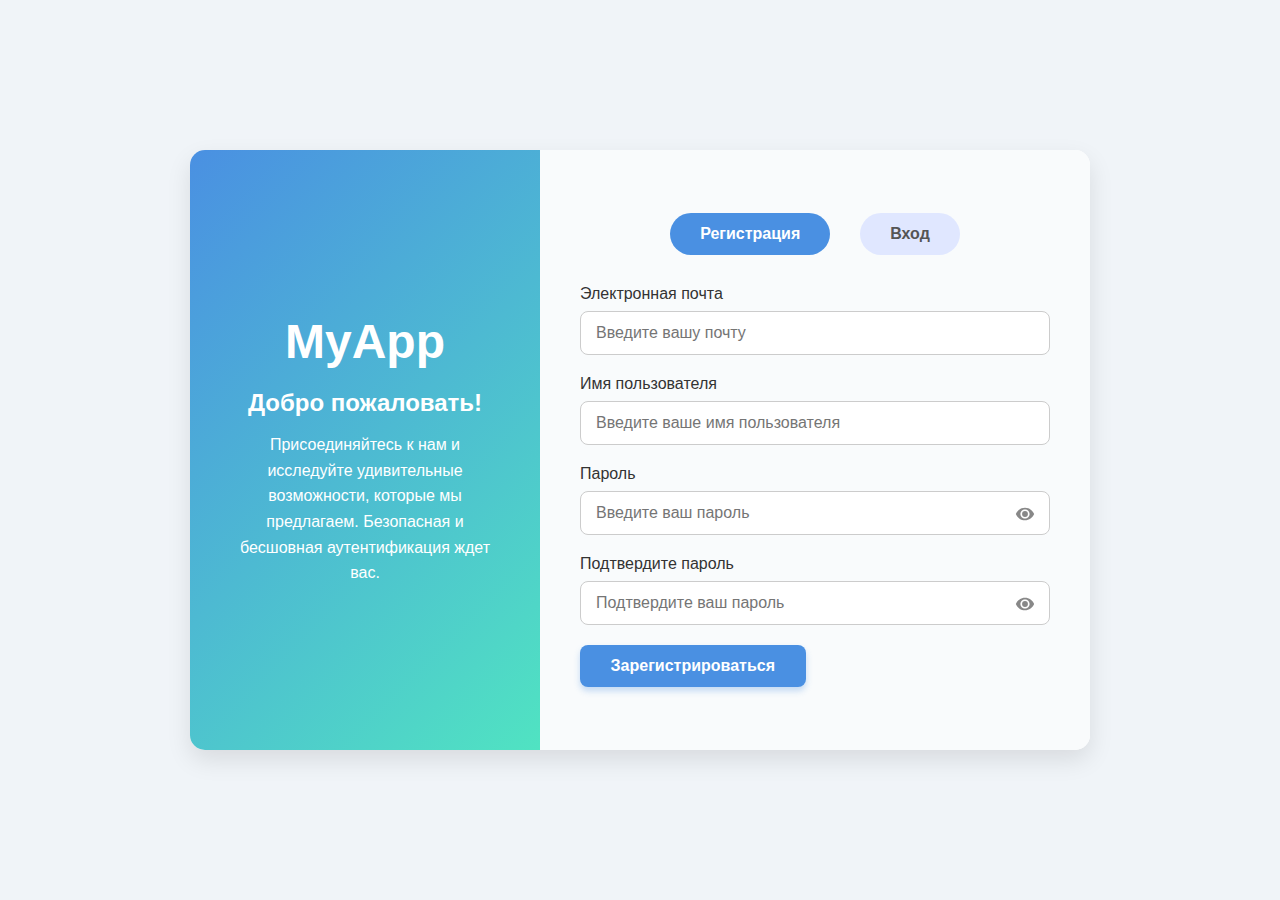
<file: auth/index.html>
<!DOCTYPE html>
<html lang="ru">
<head>
    <meta charset="UTF-8">
    <meta name="viewport" content="width=device-width, initial-scale=1.0">
    <title>Система Аутентификации</title>
    <style>
        /* Базовый сброс */
        * {
            box-sizing: border-box;
            margin: 0;
            padding: 0;
        }

        body {
            font-family: 'Segoe UI', Tahoma, Geneva, Verdana, sans-serif;
            background-color: #f0f4f8;
            display: flex;
            justify-content: center;
            align-items: center;
            height: 100vh;
            overflow: hidden;
        }

        /* Стили обертки */
        .wrapper {
            background: #ffffff;
            border-radius: 15px;
            box-shadow: 0 10px 25px rgba(0, 0, 0, 0.1);
            display: flex;
            width: 900px;
            height: 600px;
            overflow: hidden;
        }

        /* Стили боковой панели */
        .sidebar {
            background: linear-gradient(135deg, #4a90e2, #50e3c2);
            width: 350px;
            padding: 40px;
            color: white;
            text-align: center;
            display: flex;
            flex-direction: column;
            justify-content: center;
        }

        .sidebar h1 {
            font-size: 48px;
            margin-bottom: 20px;
        }

        .sidebar h2 {
            font-size: 24px;
            margin-bottom: 15px;
        }

        .sidebar p {
            font-size: 16px;
            line-height: 1.6;
        }

        /* Стили контейнера формы */
        .form-container {
            flex-grow: 1;
            padding: 60px 40px;
            display: flex;
            flex-direction: column;
            justify-content: center;
            position: relative;
            background-color: #f9fbfc;
            overflow: hidden;
        }

        .tabs {
            display: flex;
            justify-content: center;
            margin-bottom: 30px;
            position: relative;
        }

        .tab {
            cursor: pointer;
            padding: 12px 30px;
            border-radius: 25px;
            font-weight: bold;
            margin: 0 15px;
            color: #555;
            background-color: #e0e7ff;
            transition: background-color 0.3s, color 0.3s;
            position: relative;
            z-index: 2;
            user-select: none;
        }

        .tab.active {
            background-color: #4a90e2;
            color: white;
        }

        .form-group {
            width: 100%;
            margin-bottom: 20px;
            position: relative;
        }

        .form-group label {
            display: block;
            margin-bottom: 8px;
            color: #333;
            font-weight: 500;
        }

        .form-group input {
            width: 100%;
            padding: 12px 40px 12px 15px;
            border: 1px solid #ccc;
            border-radius: 8px;
            font-size: 16px;
            transition: border-color 0.3s, box-shadow 0.3s;
        }

        .form-group input:focus {
            border-color: #4a90e2;
            outline: none;
            box-shadow: 0 0 8px rgba(74, 144, 226, 0.3);
        }

        /* Стили иконки глазика */
        .toggle-password {
            position: absolute;
            top: 70%;
            right: 15px;
            transform: translateY(-50%);
            cursor: pointer;
            width: 20px;
            height: 20px;
            fill: #888;
            transition: fill 0.3s, transform 0.3s;
            pointer-events: all;
        }

        .toggle-password:hover {
            fill: #4a90e2;
            transform: translateY(-50%) scale(1.1);
        }

        /* Стили группы кнопок */
        .btn-group {
            display: flex;
            justify-content: space-between;
            width: 100%;
            margin-top: 10px;
        }

        .btn {
            background-color: #4a90e2;
            color: #fff;
            padding: 12px 0;
            border: none;
            border-radius: 8px;
            cursor: pointer;
            width: 48%;
            font-size: 16px;
            font-weight: bold;
            transition: background-color 0.3s, transform 0.3s, box-shadow 0.3s;
            box-shadow: 0 4px 6px rgba(74, 144, 226, 0.3);
        }

        .btn:hover {
            background-color: #357ab8;
            transform: translateY(-2px);
            box-shadow: 0 6px 8px rgba(53, 122, 184, 0.3);
        }

        /* Стили ссылки сброса пароля */
        .reset-link {
            color: #4a90e2;
            text-decoration: none;
            cursor: pointer;
            font-size: 14px;
            margin-top: 15px;
            transition: color 0.3s;
        }

        .reset-link:hover {
            color: #357ab8;
        }

        /* Стили сообщений об ошибках */
        .error {
            color: #e74c3c;
            font-size: 14px;
            margin-bottom: 15px;
            display: none;
        }

        /* Показ активной формы без анимации */
        #register-form, #login-form {
            display: none;
        }

        #register-form.active, #login-form.active {
            display: block;
        }
    </style>
</head>
<body>
    <div class="wrapper">
        <!-- Боковая панель -->
        <div class="sidebar">
            <h1>MyApp</h1>
            <h2>Добро пожаловать!</h2>
            <p>Присоединяйтесь к нам и исследуйте удивительные возможности, которые мы предлагаем. Безопасная и бесшовная аутентификация ждет вас.</p>
        </div>

        <!-- Контейнер формы -->
        <div class="form-container">
            <!-- Вкладки -->
            <div class="tabs">
                <div id="register-tab" class="tab active" onclick="showForm('register')">Регистрация</div>
                <div id="login-tab" class="tab" onclick="showForm('login')">Вход</div>
            </div>

            <!-- Форма регистрации -->
            <div id="register-form" class="active">
                <div id="error-message" class="error"></div>
                <div class="form-group">
                    <label for="email">Электронная почта</label>
                    <input type="email" id="email" placeholder="Введите вашу почту">
                </div>
                <div class="form-group">
                    <label for="username">Имя пользователя</label>
                    <input type="text" id="username" placeholder="Введите ваше имя пользователя">
                </div>
                <div class="form-group">
                    <label for="password">Пароль</label>
                    <input type="password" id="password" placeholder="Введите ваш пароль">
                    <!-- Иконка глазика -->
                    <svg class="toggle-password" onclick="togglePassword('password')" viewBox="0 0 24 24">
                        <path id="eye-icon-password" d="M12 4.5C7 4.5 2.73 7.61 1 12c1.73 4.39 6 7.5 11 7.5s9.27-3.11 11-7.5c-1.73-4.39-6-7.5-11-7.5zm0 13c-3.04 0-5.5-2.46-5.5-5.5S8.96 6.5 12 6.5s5.5 2.46 5.5 5.5-2.46 5.5-5.5 5.5zm0-9a3.5 3.5 0 100 7 3.5 3.5 0 000-7z"/>
                    </svg>
                </div>
                <div class="form-group">
                    <label for="confirm-password">Подтвердите пароль</label>
                    <input type="password" id="confirm-password" placeholder="Подтвердите ваш пароль">
                    <!-- Иконка глазика -->
                    <svg class="toggle-password" onclick="togglePassword('confirm-password')" viewBox="0 0 24 24">
                        <path id="eye-icon-confirm-password" d="M12 4.5C7 4.5 2.73 7.61 1 12c1.73 4.39 6 7.5 11 7.5s9.27-3.11 11-7.5c-1.73-4.39-6-7.5-11-7.5zm0 13c-3.04 0-5.5-2.46-5.5-5.5S8.96 6.5 12 6.5s5.5 2.46 5.5 5.5-2.46 5.5-5.5 5.5zm0-9a3.5 3.5 0 100 7 3.5 3.5 0 000-7z"/>
                    </svg>
                </div>
                <div class="btn-group">
                    <button type="button" class="btn" onclick="register()">Зарегистрироваться</button>
                </div>
            </div>

            <!-- Форма входа -->
            <div id="login-form">
                <div id="error-message-login" class="error"></div>
                <div class="form-group">
                    <label for="login-username">Электронная почта/Имя пользователя</label>
                    <input type="text" id="login-username" placeholder="Введите вашу почту или имя пользователя">
                </div>
                <div class="form-group">
                    <label for="login-password">Пароль</label>
                    <input type="password" id="login-password" placeholder="Введите ваш пароль">
                    <!-- Иконка глазика -->
                    <svg class="toggle-password" onclick="togglePassword('login-password')" viewBox="0 0 24 24">
                        <path id="eye-icon-login-password" d="M12 4.5C7 4.5 2.73 7.61 1 12c1.73 4.39 6 7.5 11 7.5s9.27-3.11 11-7.5c-1.73-4.39-6-7.5-11-7.5zm0 13c-3.04 0-5.5-2.46-5.5-5.5S8.96 6.5 12 6.5s5.5 2.46 5.5 5.5-2.46 5.5-5.5 5.5zm0-9a3.5 3.5 0 100 7 3.5 3.5 0 000-7z"/>
                    </svg>
                </div>
                <div class="btn-group">
                    <button type="button" class="btn" onclick="login()">Войти</button>
                </div>
                <div class="reset-link" onclick="alert('Функция сброса пароля скоро будет доступна!')">Забыли пароль?</div>
            </div>
        </div>
    </div>

    <script>
        // Функция для загрузки аккаунтов из localStorage
        function loadAccounts() {
            const storedAccounts = localStorage.getItem('accounts');
            return storedAccounts ? JSON.parse(storedAccounts) : {};
        }

        // Функция для сохранения аккаунтов в localStorage
        function saveAccounts(accounts) {
            localStorage.setItem('accounts', JSON.stringify(accounts));
        }

        // Функция для отображения выбранной формы
        function showForm(form) {
            const registerTab = document.getElementById('register-tab');
            const loginTab = document.getElementById('login-tab');
            const registerForm = document.getElementById('register-form');
            const loginForm = document.getElementById('login-form');

            if (form === 'register') {
                registerTab.classList.add('active');
                loginTab.classList.remove('active');
                registerForm.classList.add('active');
                loginForm.classList.remove('active');
            } else {
                registerTab.classList.remove('active');
                loginTab.classList.add('active');
                loginForm.classList.add('active');
                registerForm.classList.remove('active');
            }
        }

        // Функция для регистрации нового пользователя
        function register() {
            const email = document.getElementById('email').value.trim();
            const username = document.getElementById('username').value.trim();
            const password = document.getElementById('password').value;
            const confirmPassword = document.getElementById('confirm-password').value;

            const errorMessage = document.getElementById('error-message');

            // Простейшая проверка email
            const emailRegex = /^[^\s@]+@[^\s@]+\.[^\s@]+$/;

            if (!email || !username || !password || !confirmPassword) {
                errorMessage.textContent = 'Все поля обязательны для заполнения.';
                errorMessage.style.display = 'block';
                return;
            }

            if (!emailRegex.test(email)) {
                errorMessage.textContent = 'Пожалуйста, введите корректный адрес электронной почты.';
                errorMessage.style.display = 'block';
                return;
            }

            if (password.length < 6) {
                errorMessage.textContent = 'Пароль должен содержать не менее 6 символов.';
                errorMessage.style.display = 'block';
                return;
            }

            if (password !== confirmPassword) {
                errorMessage.textContent = 'Пароли не совпадают.';
                errorMessage.style.display = 'block';
                return;
            }

            const accounts = loadAccounts();

            if (accounts[username] || Object.values(accounts).some(account => account.email === email)) {
                errorMessage.textContent = 'Учетная запись с таким именем пользователя или электронной почтой уже существует.';
                errorMessage.style.display = 'block';
                return;
            }

            // Сохранение учетной записи
            accounts[username] = { email, password };
            saveAccounts(accounts);
            alert('Регистрация прошла успешно! Пожалуйста, войдите в систему.');

            // Переключаемся на форму входа
            showForm('login');

            // Очистка формы регистрации
            document.getElementById('email').value = '';
            document.getElementById('username').value = '';
            document.getElementById('password').value = '';
            document.getElementById('confirm-password').value = '';
            errorMessage.textContent = '';
            errorMessage.style.display = 'none';
        }

        // Функция для входа пользователя
        function login() {
            const identifier = document.getElementById('login-username').value.trim();
            const password = document.getElementById('login-password').value;

            const errorMessageLogin = document.getElementById('error-message-login');

            if (!identifier || !password) {
                errorMessageLogin.textContent = 'Пожалуйста, введите вашу почту/имя пользователя и пароль.';
                errorMessageLogin.style.display = 'block';
                return;
            }

            const accounts = loadAccounts();

            // Поиск пользователя по имени или email
            let user = accounts[identifier];
            if (!user) {
                user = Object.values(accounts).find(account => account.email === identifier);
                if (user) {
                    // Найден по email, нужно найти соответствующее имя пользователя
                    const username = Object.keys(accounts).find(key => accounts[key].email === identifier);
                    identifier = username;
                }
            }

            if (!user || user.password !== password) {
                errorMessageLogin.textContent = 'Неверная почта/имя пользователя или пароль.';
                errorMessageLogin.style.display = 'block';
                return;
            }

            // Устанавливаем состояние аутентификации
            localStorage.setItem('loggedInUser', identifier);

            alert('Вход выполнен успешно!');

            // Перенаправление на внутреннюю часть сайта
            window.location.href = '../main/index.html';
        }

        // Функция для переключения видимости пароля
        function togglePassword(fieldId) {
            const passwordField = document.getElementById(fieldId);
            const svgIcon = passwordField.nextElementSibling;

            if (passwordField.type === 'password') {
                passwordField.type = 'text';
                // Изменение на иконку "закрытый глаз"
                svgIcon.innerHTML = `
                    <path d="M12 4.5C7 4.5 2.73 7.61 1 12c1.73 4.39 6 7.5 11 7.5s9.27-3.11 11-7.5c-1.73-4.39-6-7.5-11-7.5zm0 13c-3.04 0-5.5-2.46-5.5-5.5S8.96 6.5 12 6.5s5.5 2.46 5.5 5.5-2.46 5.5-5.5 5.5zm3.5-5.5a3.5 3.5 0 11-7 0 3.5 3.5 0 017 0z"/>
                    <path d="M19.3 4.71L4.7 19.3l1.42 1.42 14.6-14.6-1.42-1.42z"/>
                `;
            } else {
                passwordField.type = 'password';
                // Изменение на иконку "открытый глаз"
                svgIcon.innerHTML = `
                    <path d="M12 4.5C7 4.5 2.73 7.61 1 12c1.73 4.39 6 7.5 11 7.5s9.27-3.11 11-7.5c-1.73-4.39-6-7.5-11-7.5zm0 13c-3.04 0-5.5-2.46-5.5-5.5S8.96 6.5 12 6.5s5.5 2.46 5.5 5.5-2.46 5.5-5.5 5.5zm0-9a3.5 3.5 0 100 7 3.5 3.5 0 000-7z"/>
                `;
            }
        }

        // Опционально: скрытие сообщений об ошибках при вводе
        document.querySelectorAll('input').forEach(input => {
            input.addEventListener('input', () => {
                const errorDiv = input.parentElement.querySelector('.error');
                if (errorDiv) {
                    errorDiv.textContent = '';
                    errorDiv.style.display = 'none';
                }
            });
        });


    </script>
</body>
</html>
</file>
